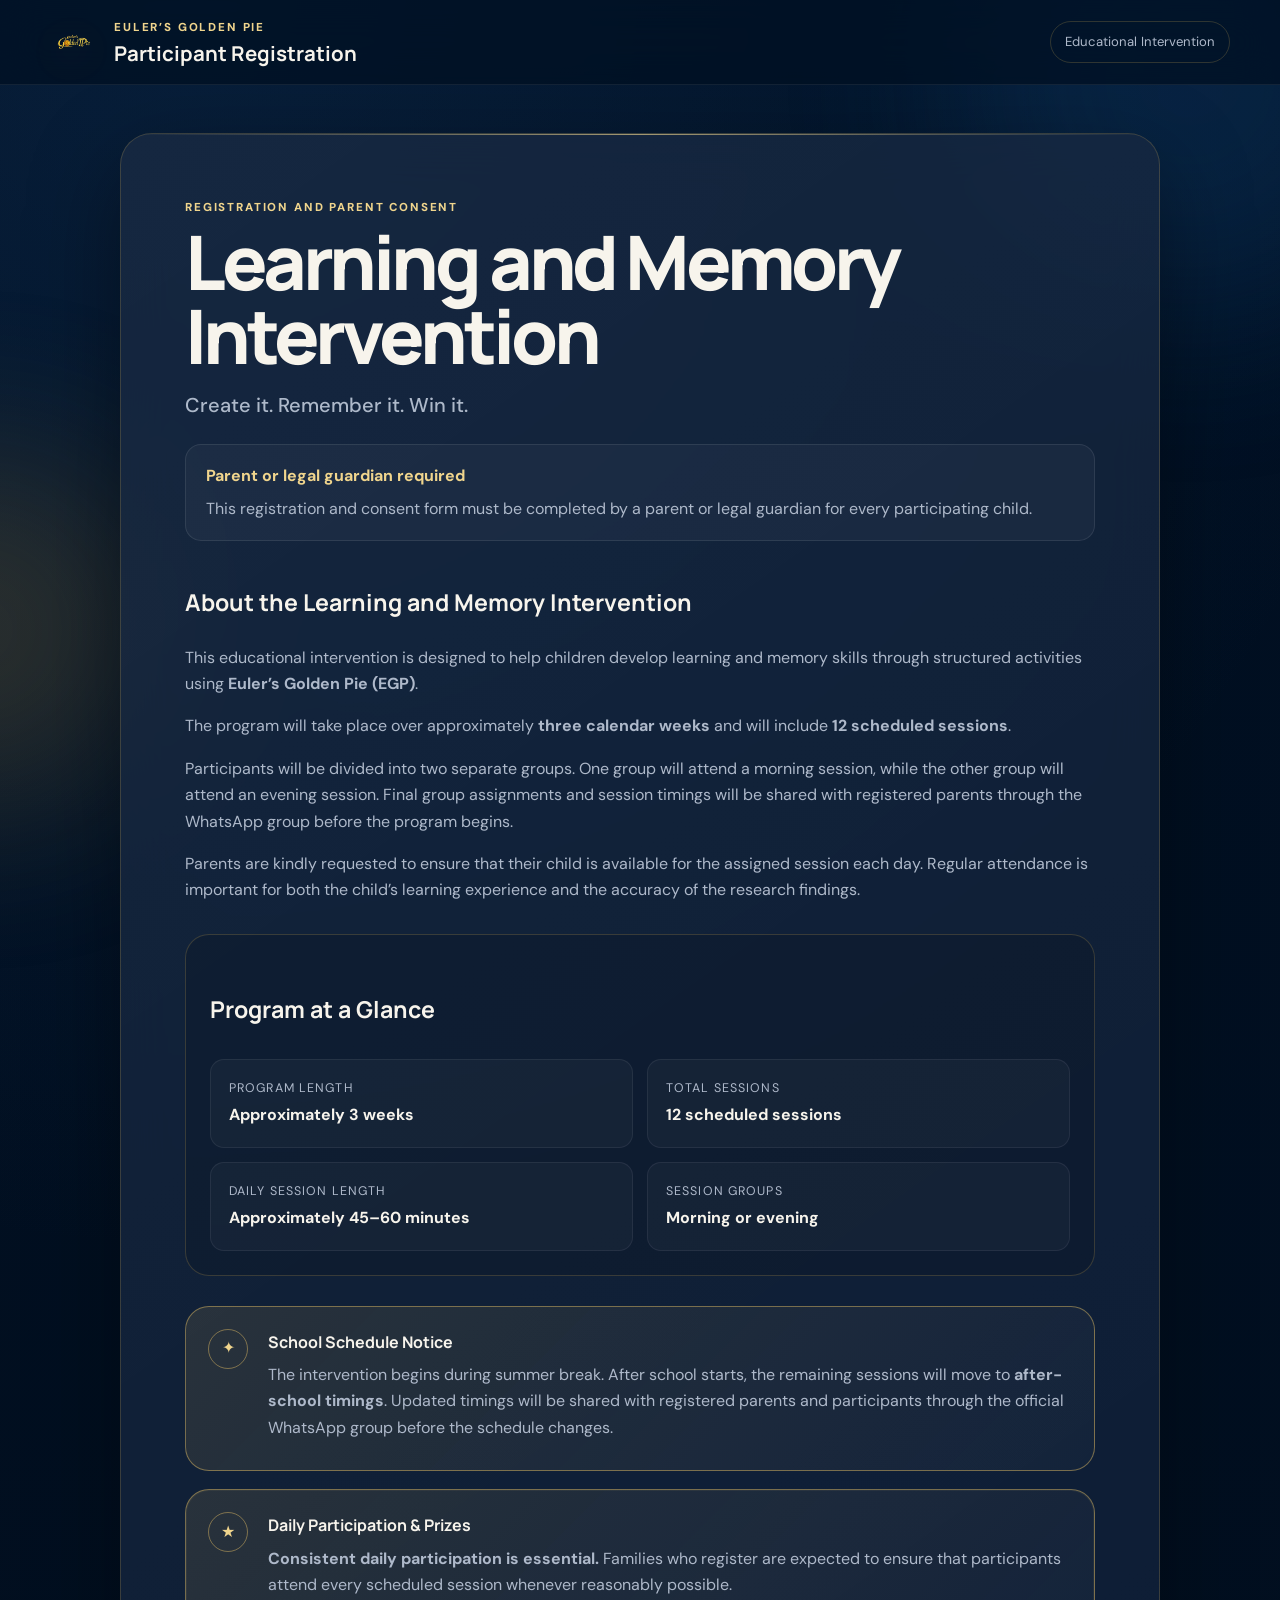
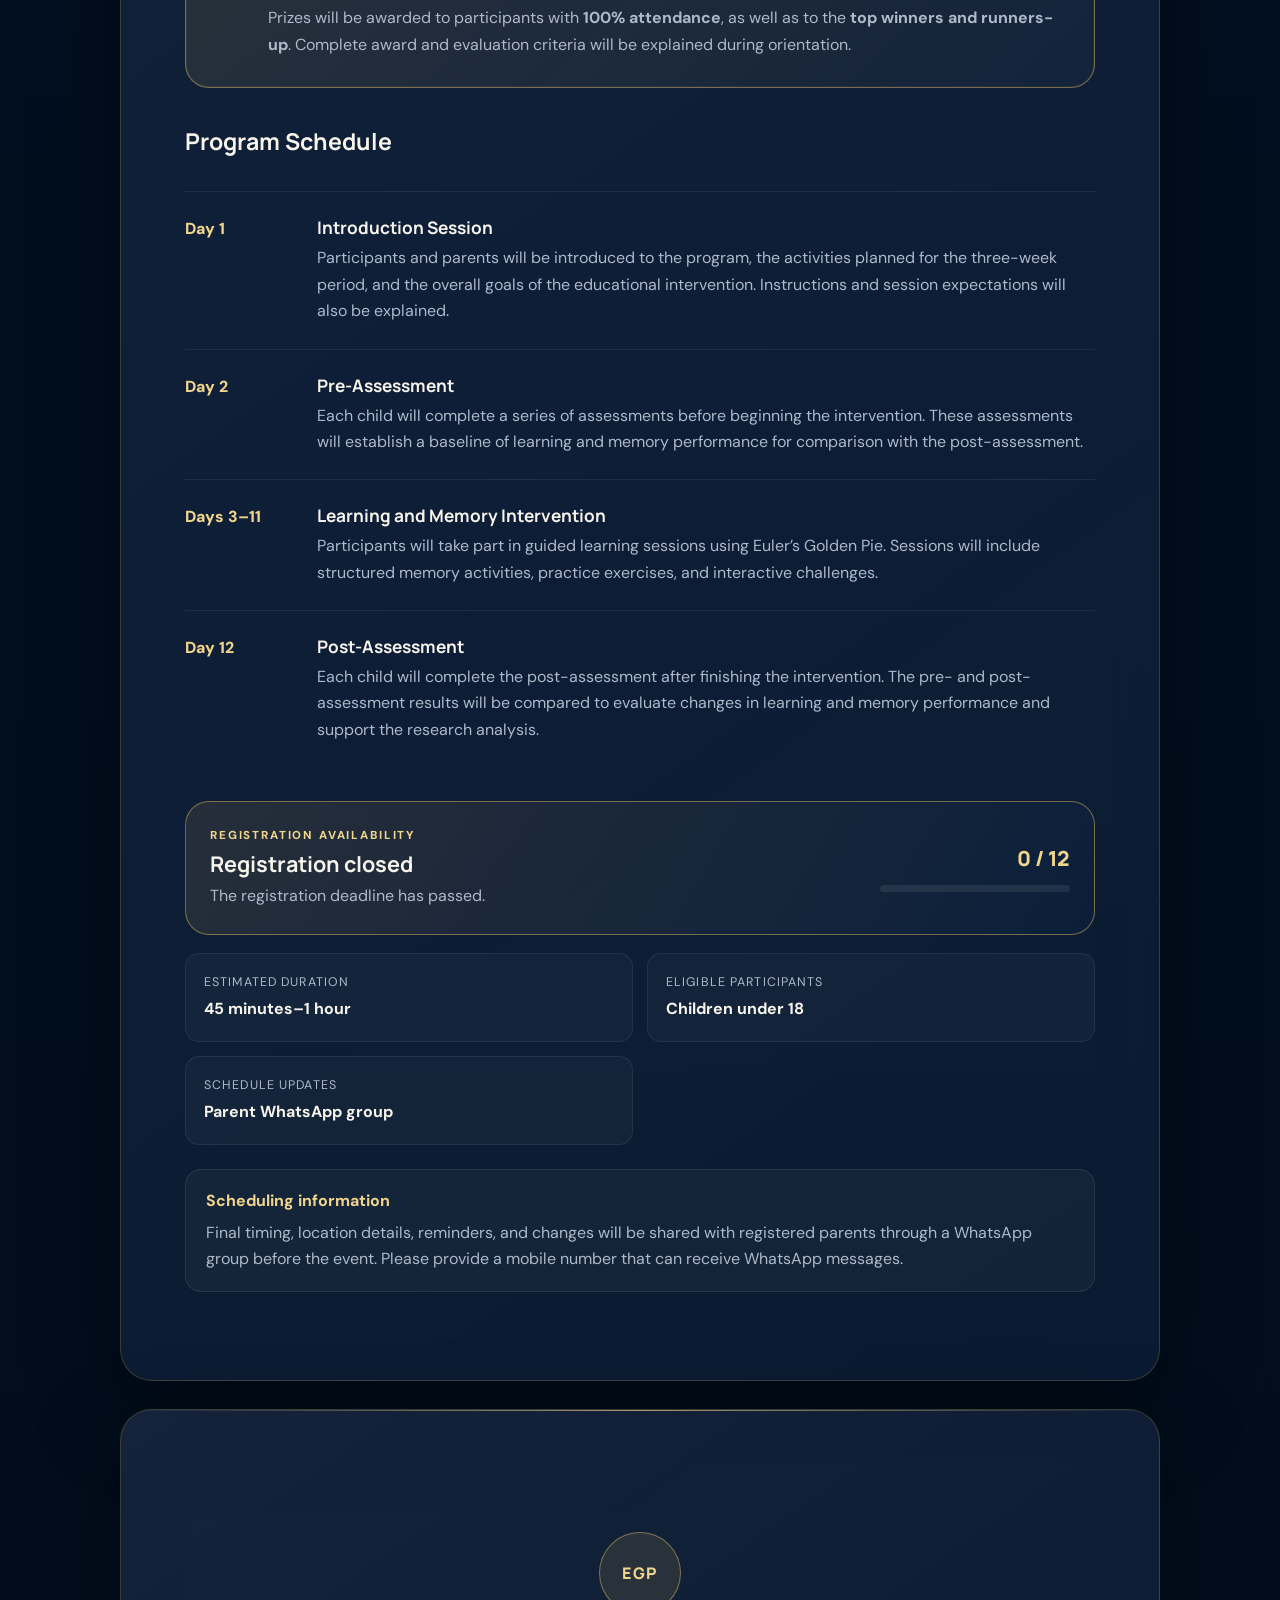
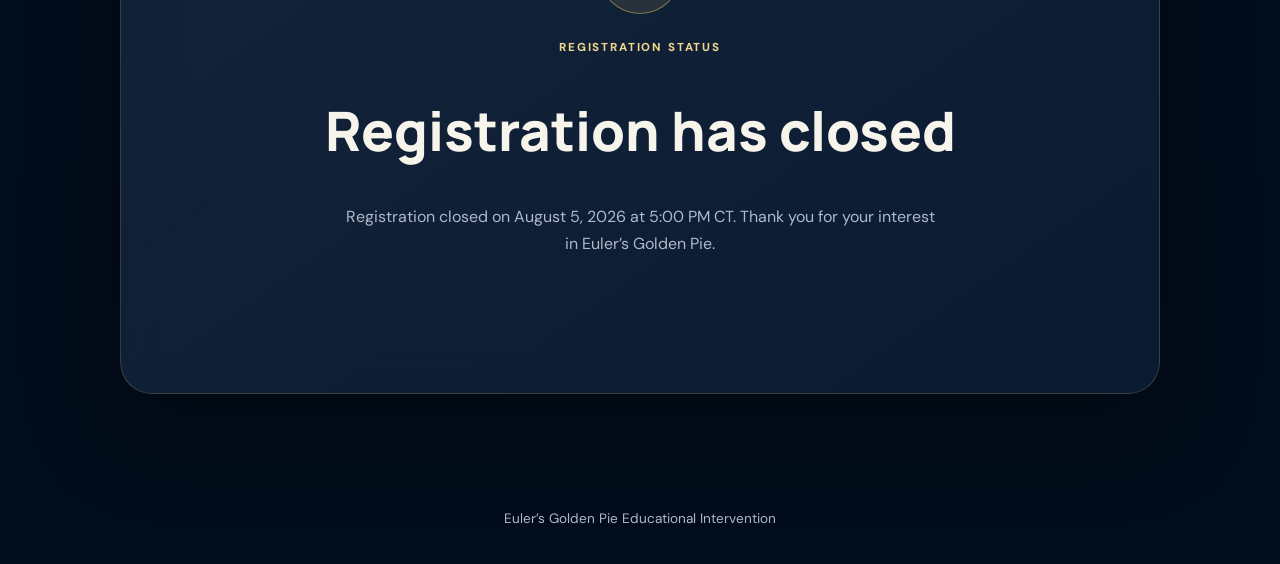
<file: index.html>
<!DOCTYPE html>
<html lang="en">
<head>
  <meta charset="UTF-8">

  <meta
    name="viewport"
    content="width=device-width, initial-scale=1.0"
  >

  <meta
    name="description"
    content="Parent and guardian registration portal for the Euler's Golden Pie educational intervention."
  >

  <title>EGP Participant Registration</title>

  <link rel="icon" href="assets/favicon.png">
  <link rel="stylesheet" href="styles.css">
</head>

<body>
  <div class="ambient ambient-one" aria-hidden="true"></div>
  <div class="ambient ambient-two" aria-hidden="true"></div>
  <header class="site-header">
    <div class="header-inner">
      <div class="brand">
        <img
          src="assets/logo.png"
          alt="Euler's Golden Pie logo"
          class="brand-logo"
          onerror="this.style.display='none'"
        >

        <div>
          <p class="eyebrow">Euler’s Golden Pie</p>
          <h1>Participant Registration</h1>
        </div>
      </div>

      <span class="header-label">
        Educational Intervention
      </span>
    </div>
  </header>

  <main class="page-shell">
    <section class="hero-card">
      <p class="eyebrow">Registration and Parent Consent</p>

      <h2>
        Learning and Memory Intervention
      </h2>

      <div class="parent-warning" role="alert">
        <strong>Parent or legal guardian required</strong>

        <p>
          This registration and consent form must be completed by a
          parent or legal guardian for every participating child.
        </p>
      </div>

      <div class="study-overview">
        <h3>About the Learning and Memory Intervention</h3>
      
        <p>
          This educational intervention is designed to help children develop
          learning and memory skills through structured activities using
          <strong>Euler’s Golden Pie (EGP)</strong>.
        </p>
      
        <p>
          The program will take place over approximately
          <strong>three calendar weeks</strong> and will include
          <strong>12 scheduled sessions</strong>.
        </p>
      
        <p>
          Participants will be divided into two separate groups. One group will
          attend a morning session, while the other group will attend an evening
          session. Final group assignments and session timings will be shared
          with registered parents through the WhatsApp group before the program
          begins.
        </p>
      
        <p>
          Parents are kindly requested to ensure that their child is available
          for the assigned session each day. Regular attendance is important for
          both the child’s learning experience and the accuracy of the research
          findings.
        </p>
      
        <div class="program-summary">
          <h4>Program at a Glance</h4>
      
          <div class="program-summary-grid">
            <div class="program-summary-item">
              <span>Program length</span>
              <strong>Approximately 3 weeks</strong>
            </div>
      
            <div class="program-summary-item">
              <span>Total sessions</span>
              <strong>12 scheduled sessions</strong>
            </div>
      
            <div class="program-summary-item">
              <span>Daily session length</span>
              <strong>Approximately 45–60 minutes</strong>
            </div>
      
            <div class="program-summary-item">
              <span>Session groups</span>
              <strong>Morning or evening</strong>
            </div>
          </div>
        </div>
        <div class="school-notice premium-notice">
          <div class="school-notice-icon" aria-hidden="true">✦</div>
          <div class="school-notice-content">
            <h4>School Schedule Notice</h4>
            <p>
              The intervention begins during summer break. After school starts,
              the remaining sessions will move to <strong>after-school timings</strong>.
              Updated timings will be shared with registered parents and participants
              through the official WhatsApp group before the schedule changes.
            </p>
          </div>
        </div>

        <div class="attendance-notice premium-notice">
          <div class="school-notice-icon" aria-hidden="true">★</div>
          <div class="school-notice-content">
            <h4>Daily Participation & Prizes</h4>
            <p><strong>Consistent daily participation is essential.</strong> Families who register are expected to ensure that participants attend every scheduled session whenever reasonably possible.</p>
            <p>Prizes will be awarded to participants with <strong>100% attendance</strong>, as well as to the <strong>top winners and runners-up</strong>. Complete award and evaluation criteria will be explained during orientation.</p>
          </div>
        </div>

        <div class="program-timeline">
          <h4>Program Schedule</h4>
      
          <article class="timeline-item">
            <div class="timeline-day">Day 1</div>
      
            <div class="timeline-content">
              <h5>Introduction Session</h5>
      
              <p>
                Participants and parents will be introduced to the program, the
                activities planned for the three-week period, and the overall
                goals of the educational intervention. Instructions and session
                expectations will also be explained.
              </p>
            </div>
          </article>
      
          <article class="timeline-item">
            <div class="timeline-day">Day 2</div>
      
            <div class="timeline-content">
              <h5>Pre-Assessment</h5>
      
              <p>
                Each child will complete a series of assessments before beginning
                the intervention. These assessments will establish a baseline of
                learning and memory performance for comparison with the
                post-assessment.
              </p>
            </div>
          </article>
      
          <article class="timeline-item">
            <div class="timeline-day">Days 3–11</div>
      
            <div class="timeline-content">
              <h5>Learning and Memory Intervention</h5>
      
              <p>
                Participants will take part in guided learning sessions using
                Euler’s Golden Pie. Sessions will include structured memory
                activities, practice exercises, and interactive challenges.
              </p>
            </div>
          </article>
      
          <article class="timeline-item">
            <div class="timeline-day">Day 12</div>
      
            <div class="timeline-content">
              <h5>Post-Assessment</h5>
      
              <p>
                Each child will complete the post-assessment after finishing the
                intervention. The pre- and post-assessment results will be
                compared to evaluate changes in learning and memory performance
                and support the research analysis.
              </p>
            </div>
          </article>
        </div>
      </div>

      <section id="registrationStatus" class="registration-status" aria-live="polite">
        <div>
          <p class="eyebrow">Registration availability</p>
          <h3 id="statusTitle">Checking availability…</h3>
          <p id="statusText">Registration closes August 8, 2026 at 5:00 PM CT or when 12 participant spots are filled.</p>
        </div>
        <div class="capacity-meter" aria-hidden="true">
          <span id="capacityCount">— / 12</span>
          <div class="capacity-track"><span id="capacityBar"></span></div>
        </div>
      </section>

      <div class="fact-grid">
        <article class="fact-card">
          <span>Estimated duration</span>
          <strong>45 minutes–1 hour</strong>
        </article>

        <article class="fact-card">
          <span>Eligible participants</span>
          <strong>Children under 18</strong>
        </article>

        <article class="fact-card">
          <span>Schedule updates</span>
          <strong>Parent WhatsApp group</strong>
        </article>
      </div>

      <div class="schedule-note">
        <strong>Scheduling information</strong>

        <p>
          Final timing, location details, reminders, and changes will be
          shared with registered parents through a WhatsApp group before
          the event. Please provide a mobile number that can receive
          WhatsApp messages.
        </p>
      </div>
    </section>

    <noscript>
      <div class="message message-error">
        JavaScript must be enabled to complete this registration form.
      </div>
    </noscript>

    <section class="form-card" id="registrationPanel">
      <div
        id="formMessage"
        class="message hidden"
        role="alert"
        aria-live="polite"
      ></div>

      <div id="closedState" class="closed-state hidden" role="status">
        <div class="closed-mark" aria-hidden="true">EGP</div>
        <p class="eyebrow">Registration status</p>
        <h2 id="closedTitle">Registration unavailable</h2>
        <p id="closedMessage">This registration form is not currently accepting submissions.</p>
      </div>

      <form
        id="registrationForm"
        method="POST"
        novalidate
      >
        <!--
          JavaScript places the full registration JSON inside this field.
          The browser then submits it directly to Apps Script.
        -->
        <input
          type="hidden"
          id="payload"
          name="payload"
        >

        <!-- Anti-spam field. Human users should never see or fill it. -->
        <div class="honeypot" aria-hidden="true">
          <label for="website">
            Leave this field empty
          </label>

          <input
            type="text"
            id="website"
            name="website"
            tabindex="-1"
            autocomplete="off"
          >
        </div>

        <!-- Parent details -->
        <section class="form-section">
          <div class="section-heading">
            <span class="section-number">1</span>

            <div>
              <p class="eyebrow">Parent or guardian</p>
              <h2>Your information</h2>

              <p>
                Enter the details of the parent or legal guardian
                completing this form.
              </p>
            </div>
          </div>

          <div class="field-grid">
            <div class="field-group">
              <label for="parentFirstName">
                First name
                <span class="required-marker">*</span>
              </label>

              <input
                type="text"
                id="parentFirstName"
                name="parentFirstName"
                maxlength="50"
                autocomplete="given-name"
                required
              >
            </div>

            <div class="field-group">
              <label for="parentLastName">
                Last name
                <span class="required-marker">*</span>
              </label>

              <input
                type="text"
                id="parentLastName"
                name="parentLastName"
                maxlength="50"
                autocomplete="family-name"
                required
              >
            </div>

            <div class="field-group">
              <label for="parentEmail">
                Email address
                <span class="required-marker">*</span>
              </label>

              <input
                type="email"
                id="parentEmail"
                name="parentEmail"
                maxlength="120"
                autocomplete="email"
                required
              >

              <small class="helper-text">
                The registration confirmation will be sent here.
              </small>
            </div>

            <div class="field-group">
              <label for="parentPhone">
                Mobile number used for WhatsApp
                <span class="required-marker">*</span>
              </label>

              <input
                type="tel"
                id="parentPhone"
                name="parentPhone"
                maxlength="25"
                autocomplete="tel"
                inputmode="tel"
                placeholder="+1 555 555 5555"
                required
              >
            </div>

            <div class="field-group">
              <label for="parentRelationship">
                Relationship to participating child or children
                <span class="required-marker">*</span>
              </label>

              <select
                id="parentRelationship"
                name="parentRelationship"
                required
              >
                <option value="">Select one</option>
                <option value="Parent">Parent</option>
                <option value="Legal guardian">
                  Legal guardian
                </option>
                <option value="Other authorized guardian">
                  Other authorized guardian
                </option>
              </select>
            </div>

            <div class="field-group">
              <label for="city">
                City
                <span class="optional-label">(optional)</span>
              </label>

              <input
                type="text"
                id="city"
                name="city"
                maxlength="70"
                autocomplete="address-level2"
              >
            </div>
          </div>
        </section>

        <!-- Children -->
        <section class="form-section">
          <div class="section-heading">
            <span class="section-number">2</span>

            <div>
              <p class="eyebrow">Participants</p>
              <h2>Child information</h2>

              <p>
                Add each child who will participate. Every child will
                receive a separate participant ID.
              </p>
            </div>
          </div>

          <div id="childrenContainer"></div>

          <button
            type="button"
            id="addChildButton"
            class="button button-outline add-child-button"
          >
            <span aria-hidden="true">+</span>
            Add another child
          </button>
        </section>

        <!-- PIS -->
        <section class="form-section">
          <div class="section-heading">
            <span class="section-number">3</span>

            <div>
              <p class="eyebrow">Study information</p>
              <h2>Participant Information Sheet</h2>

              <p>
                Read the Participant Information Sheet before providing
                permission for your child or children to participate.
              </p>
            </div>
          </div>

          <article class="document-card">
            <div class="document-icon" aria-hidden="true">
              PDF
            </div>

            <div>
              <h3>Participant Information Sheet</h3>

              <p>
                This document explains what participation involves,
                potential risks and benefits, privacy practices, how the
                data may be used, and the right to withdraw.
              </p>

              <a
                class="button button-outline"
                href="docs/participant-information-sheet.pdf"
                target="_blank"
                rel="noopener noreferrer"
              >
                Open Participant Information Sheet
              </a>
            </div>
          </article>

          <label class="checkbox-card required-checkbox">
            <input
              type="checkbox"
              id="pisRead"
              name="pisRead"
              required
            >

            <span>
              I confirm that I have read or had the opportunity to read
              the Participant Information Sheet.
            </span>
          </label>
        </section>

        <!-- Consent -->
        <section class="form-section">
          <div class="section-heading">
            <span class="section-number">4</span>

            <div>
              <p class="eyebrow">Required permission</p>
              <h2>Parent or guardian consent</h2>

              <p>
                All required statements must be confirmed before the
                registration can be submitted.
              </p>
            </div>
          </div>

          <div class="consent-list">
            <label class="checkbox-card required-checkbox">
              <input
                type="checkbox"
                id="guardianAuthority"
                name="guardianAuthority"
                required
              >

              <span>
                I confirm that I am the parent or legal guardian of the
                participating child or children and am authorized to
                provide permission.
              </span>
            </label>

            <label class="checkbox-card required-checkbox">
              <input
                type="checkbox"
                id="understandsActivities"
                name="understandsActivities"
                required
              >

              <span>
                I understand what my child or children will be asked to
                do during the educational intervention.
              </span>
            </label>

            <label class="checkbox-card required-checkbox">
              <input
                type="checkbox"
                id="voluntaryParticipation"
                name="voluntaryParticipation"
                required
              >

              <span>
                I understand that participation is voluntary and that
                my child may decline an activity or stop participating
                at any time without penalty.
              </span>
            </label>

            <label class="checkbox-card required-checkbox">
              <input
                type="checkbox"
                id="parentPermission"
                name="parentPermission"
                required
              >

              <span>
                I give permission for each child listed in this form to
                participate in the educational intervention and related
                research activities described in the Participant
                Information Sheet.
              </span>
            </label>

            <label class="checkbox-card required-checkbox">
              <input
                type="checkbox"
                id="studentAssentAcknowledgment"
                name="studentAssentAcknowledgment"
                required
              >

              <span>
                I understand that each child will also be asked whether
                they agree to participate before the activities begin.
                Parent permission does not require a child to participate.
              </span>
            </label>

            <label class="checkbox-card required-checkbox">
              <input
                type="checkbox"
                id="dataUsePermission"
                name="dataUsePermission"
                required
              >

              <span>
                I give permission for my child(ren)’s data to be used in research papers and publications without including any personally identifiable information.
              </span>
            </label>
          </div>
        </section>

        <!-- WhatsApp -->
        <section class="form-section">
          <div class="section-heading">
            <span class="section-number">5</span>

            <div>
              <p class="eyebrow">Event communication</p>
              <h2>WhatsApp communication</h2>

              <p>
                The parent WhatsApp group will be used for logistics,
                not for publishing individual research results.
              </p>
            </div>
          </div>

          <label class="checkbox-card required-checkbox">
            <input
              type="checkbox"
              id="whatsappPermission"
              name="whatsappPermission"
              required
            >

            <span>
              I agree to receive event-related WhatsApp messages,
              including group invitations, timing information, location
              details, reminders, instructions, and schedule changes.
            </span>
          </label>

          <div class="privacy-warning">
            <strong>WhatsApp group visibility</strong>

            <p>
              Other members of a WhatsApp group may be able to see the
              phone number, profile name, and profile image associated
              with your WhatsApp account.
            </p>
          </div>
        </section>

        <!-- Optional media -->
        <section class="form-section">
          <div class="section-heading">
            <span class="section-number">6</span>

            <div>
              <p class="eyebrow">Optional permissions</p>
              <h2>Photography and video</h2>

              <p>
                These permissions are optional. Declining them will not
                prevent a child from participating.
              </p>
            </div>
          </div>

          <label class="checkbox-card">
            <input
              type="checkbox"
              id="photoPermission"
              name="photoPermission"
            >

            <span>
              I give permission for the participating child or children
              to be photographed during the event for research
              documentation and educational presentations.
            </span>
          </label>

          <label class="checkbox-card">
            <input
              type="checkbox"
              id="videoPermission"
              name="videoPermission"
            >

            <span>
              I give permission for the participating child or children
              to be video recorded during the event for research
              documentation and educational presentations.
            </span>
          </label>
        </section>

        <!-- Final -->
        <section class="form-section final-section">
          <div class="section-heading">
            <span class="section-number">7</span>

            <div>
              <p class="eyebrow">Final confirmation</p>
              <h2>Review and submit</h2>
            </div>
          </div>

          <label class="checkbox-card required-checkbox">
            <input
              type="checkbox"
              id="accuracyConfirmation"
              name="accuracyConfirmation"
              required
            >

            <span>
              I confirm that the information provided is accurate to the
              best of my knowledge and that I wish to submit this
              registration.
            </span>
          </label>

          <div class="submission-summary">
            <p>
              After submission, the registration will be saved to the
              research registration sheet and a confirmation email will
              be sent to the parent or guardian email address provided.
            </p>
          </div>

          <button
            type="submit"
            id="submitButton"
            class="button button-primary submit-button"
          >
            <span id="submitButtonText">
              Submit registration
            </span>

            <span
              id="submitSpinner"
              class="spinner hidden"
              aria-hidden="true"
            ></span>
          </button>
        </section>
      </form>
    </section>
  </main>

  <footer class="site-footer">
    <p>
      Euler’s Golden Pie Educational Intervention
    </p>
  </footer>

  <template id="childTemplate">
    <article class="child-card">
      <div class="child-card-header">
        <div>
          <p class="eyebrow">Participant</p>
          <h3 class="child-title">Child</h3>
        </div>

        <button
          type="button"
          class="remove-child-button"
          aria-label="Remove this child"
        >
          Remove
        </button>
      </div>

      <div class="field-grid">
        <div class="field-group">
          <label>
            Child first name
            <span class="required-marker">*</span>
          </label>

          <input
            type="text"
            data-child-field="firstName"
            maxlength="50"
            autocomplete="off"
            required
          >
        </div>

        <div class="field-group">
          <label>
            Child last name
            <span class="required-marker">*</span>
          </label>

          <input
            type="text"
            data-child-field="lastName"
            maxlength="50"
            autocomplete="off"
            required
          >
        </div>

        <div class="field-group">
          <label>
            Age
            <span class="required-marker">*</span>
          </label>

          <input
            type="number"
            data-child-field="age"
            min="5"
            max="17"
            inputmode="numeric"
            required
          >
        </div>

        <div class="field-group">
          <label>
            Grade level
            <span class="required-marker">*</span>
          </label>

          <select
            data-child-field="gradeLevel"
            required
          >
            <option value="">Select a grade</option>
            <option value="Kindergarten">Kindergarten</option>
            <option value="Grade 1">Grade 1</option>
            <option value="Grade 2">Grade 2</option>
            <option value="Grade 3">Grade 3</option>
            <option value="Grade 4">Grade 4</option>
            <option value="Grade 5">Grade 5</option>
            <option value="Grade 6">Grade 6</option>
            <option value="Grade 7">Grade 7</option>
            <option value="Grade 8">Grade 8</option>
            <option value="Grade 9">Grade 9</option>
            <option value="Grade 10">Grade 10</option>
            <option value="Grade 11">Grade 11</option>
            <option value="Grade 12">Grade 12</option>
            <option value="Other">Other</option>
          </select>
        </div>

        <div class="field-group field-span">
          <label>
            School name
            <span class="optional-label">(optional)</span>
          </label>

          <input
            type="text"
            data-child-field="schoolName"
            maxlength="100"
            autocomplete="off"
          >
        </div>

        <div class="field-group field-span">
          <label>
            Accessibility or participation accommodations
            <span class="optional-label">(optional)</span>
          </label>

          <textarea
            data-child-field="accommodations"
            rows="3"
            maxlength="500"
            placeholder="Share only information needed to support the child during the event."
          ></textarea>

          <small class="helper-text">
            Avoid including unrelated or unnecessary medical information.
          </small>
        </div>
      </div>
    </article>
  </template>

  <script src="config.js"></script>
  <script src="script.js"></script>
</body>
</html>
</file>
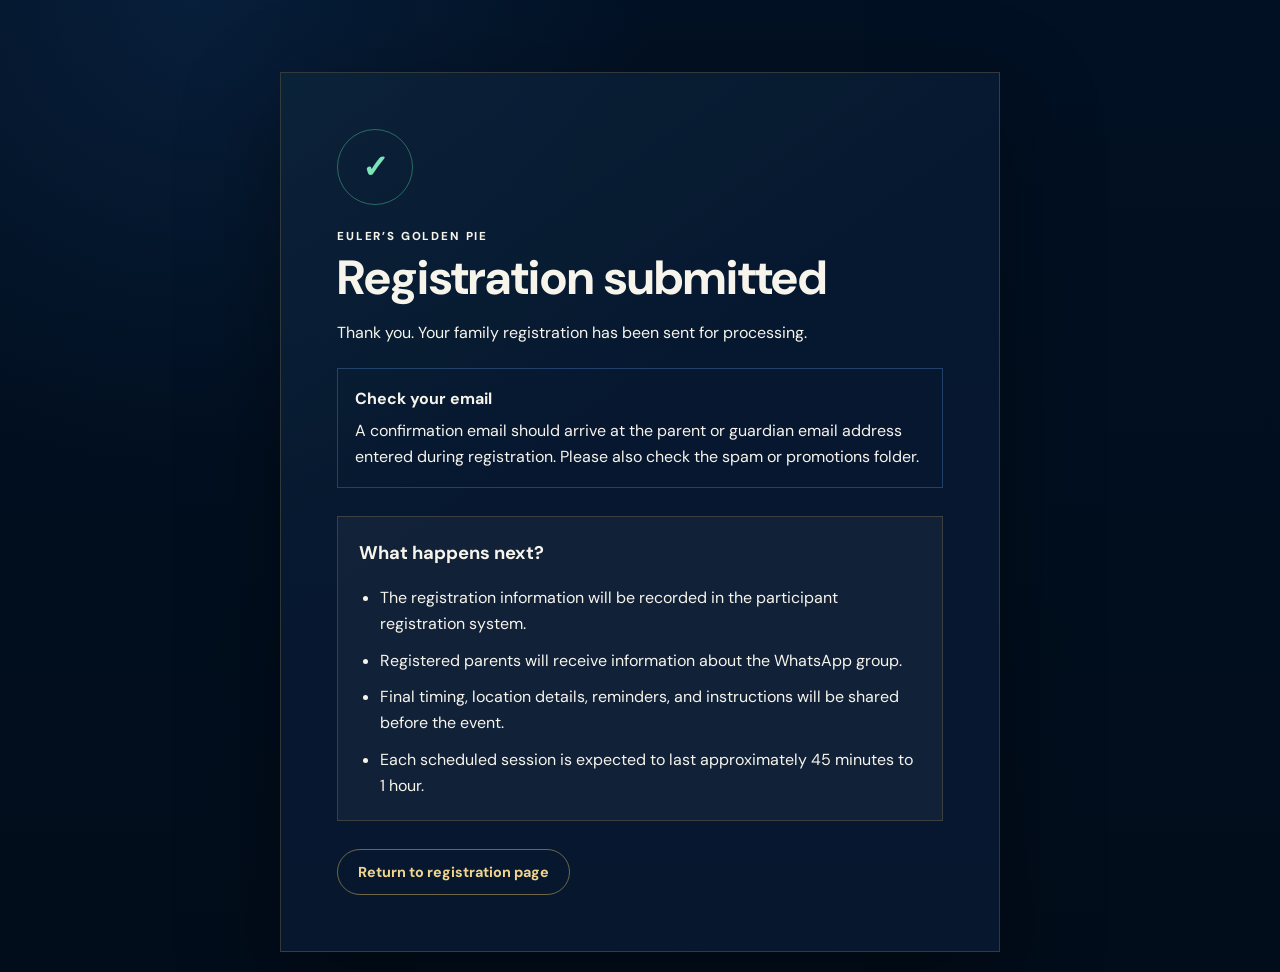
<file: pages/success.html>
<!DOCTYPE html>
<html lang="en">
<head>
  <meta charset="UTF-8">

  <meta
    name="viewport"
    content="width=device-width, initial-scale=1.0"
  >

  <meta
    name="robots"
    content="noindex"
  >

  <title>Registration Submitted | EGP</title>

  <link
    rel="stylesheet"
    href="../styles.css"
  >

  <style>
    .success-shell {
      width: min(720px, calc(100% - 32px));
      margin: 72px auto;
    }

    .success-card {
      padding: clamp(28px, 7vw, 56px);

      border: 1px solid var(--border);
      border-radius: var(--radius-large);

      background:
        linear-gradient(
          145deg,
          rgba(84, 211, 155, 0.045),
          transparent 42%
        ),
        var(--surface);

      box-shadow: var(--shadow);
    }

    .success-icon {
      width: 76px;
      height: 76px;
      margin-bottom: 22px;

      display: grid;
      place-items: center;

      border: 1px solid
        rgba(84, 211, 155, 0.42);

      border-radius: 50%;

      color: var(--success);
      background: var(--success-soft);

      font-size: 2rem;
      font-weight: 900;
    }

    .success-card h1 {
      margin: 6px 0 13px;

      font-size:
        clamp(2rem, 6vw, 3rem);

      line-height: 1.08;
    }

    .success-card > p {
      color: var(--text-muted);
    }

    .confirmation-details {
      margin: 28px 0;
      padding: 21px;

      border: 1px solid var(--border);
      border-radius: var(--radius-medium);

      background: var(--surface-soft);
    }

    .confirmation-details h2 {
      margin-top: 0;
      font-size: 1.15rem;
    }

    .confirmation-details ul {
      margin-bottom: 0;
      padding-left: 21px;

      color: var(--text-muted);
    }

    .confirmation-details li {
      margin-bottom: 10px;
    }

    .confirmation-details li:last-child {
      margin-bottom: 0;
    }

    .email-note {
      margin: 22px 0;
      padding: 17px;

      border: 1px solid
        rgba(110, 168, 255, 0.28);

      border-radius: var(--radius-medium);

      background: var(--primary-soft);
    }

    .email-note strong {
      display: block;
      margin-bottom: 5px;

      color: var(--primary-bright);
    }

    .email-note p {
      margin: 0;
      color: var(--text-muted);
    }
  </style>
</head>

<body>
  <main class="success-shell">
    <section class="success-card">
      <div
        class="success-icon"
        aria-hidden="true"
      >
        ✓
      </div>

      <p class="eyebrow">
        Euler’s Golden Pie
      </p>

      <h1>
        Registration submitted
      </h1>

      <p>
        Thank you. Your family registration has been sent for processing.
      </p>

      <div class="email-note">
        <strong>
          Check your email
        </strong>

        <p>
          A confirmation email should arrive at the parent or guardian
          email address entered during registration. Please also check
          the spam or promotions folder.
        </p>
      </div>

      <div class="confirmation-details">
        <h2>
          What happens next?
        </h2>

        <ul>
          <li>
            The registration information will be recorded in the
            participant registration system.
          </li>

          <li>
            Registered parents will receive information about the
            WhatsApp group.
          </li>

          <li>
            Final timing, location details, reminders, and instructions
            will be shared before the event.
          </li>

          <li>
            Each scheduled session is expected to last approximately 45 minutes to 1 hour.
          </li>
        </ul>
      </div>

      <a
        class="button button-outline"
        href="../index.html"
      >
        Return to registration page
      </a>
    </section>
  </main>
</body>
</html>
</file>
<file: styles.css>
@import url('https://fonts.googleapis.com/css2?family=DM+Sans:wght@400;500;600;700&family=Manrope:wght@500;600;700;800&display=swap');

:root{--bg:#011023;--bg2:#061a33;--surface:rgba(8,27,53,.76);--surface-solid:#081b35;--surface-soft:rgba(255,255,255,.045);--border:rgba(211,173,83,.22);--border-strong:rgba(224,188,99,.48);--gold:#d9b45f;--gold-bright:#f0d58d;--gold-soft:rgba(217,180,95,.12);--text:#f7f4ec;--muted:#aeb9ca;--danger:#ff8e92;--success:#7de2b7;--radius-xl:32px;--radius-lg:24px;--radius-md:16px;--shadow:0 32px 90px rgba(0,0,0,.38);--font-display:'Manrope',sans-serif;--font-body:'DM Sans',sans-serif}
*{box-sizing:border-box}html{scroll-behavior:smooth}body{margin:0;min-height:100vh;color:var(--text);font-family:var(--font-body);background:radial-gradient(circle at 15% 0%,rgba(31,83,142,.22),transparent 32%),linear-gradient(180deg,#011023 0%,#020d1b 100%);line-height:1.65;overflow-x:hidden}.ambient{position:fixed;border-radius:50%;filter:blur(90px);pointer-events:none;opacity:.22;z-index:-1}.ambient-one{width:480px;height:480px;background:#1b5fa0;top:-160px;right:-150px}.ambient-two{width:360px;height:360px;background:#b38a33;bottom:10%;left:-200px}.site-header{position:sticky;top:0;z-index:30;border-bottom:1px solid rgba(255,255,255,.07);background:rgba(1,16,35,.76);backdrop-filter:blur(22px)}.header-inner{width:min(1180px,calc(100% - 40px));margin:auto;min-height:84px;display:flex;align-items:center;justify-content:space-between;gap:24px}.brand{display:flex;align-items:center;gap:16px}.brand-logo{width:48px;height:48px;object-fit:contain;filter:drop-shadow(0 8px 18px rgba(217,180,95,.18))}.brand h1{margin:0;font:700 clamp(1rem,2vw,1.28rem)/1.2 var(--font-display)}.eyebrow{margin:0 0 4px;color:var(--gold-bright);font-size:.72rem;font-weight:800;letter-spacing:.16em;text-transform:uppercase}.header-label{padding:9px 14px;border:1px solid var(--border);border-radius:999px;color:var(--muted);font-size:.82rem}.page-shell{width:min(1040px,calc(100% - 32px));margin:48px auto 80px}.hero-card,.form-card{position:relative;border:1px solid var(--border);border-radius:var(--radius-xl);background:linear-gradient(145deg,rgba(255,255,255,.055),rgba(255,255,255,.015)),var(--surface);box-shadow:var(--shadow);backdrop-filter:blur(24px);overflow:hidden}.hero-card{padding:clamp(28px,6vw,64px)}.hero-card:before,.form-card:before{content:'';position:absolute;inset:0 0 auto;height:1px;background:linear-gradient(90deg,transparent,var(--gold-bright),transparent);opacity:.65}.hero-card>h2{max-width:780px;margin:8px 0 24px;font:800 clamp(2.35rem,6vw,4.7rem)/.98 var(--font-display);letter-spacing:-.055em}.hero-card>h2:after{content:'Create it. Remember it. Win it.';display:block;margin-top:18px;color:var(--muted);font:500 clamp(1rem,2vw,1.25rem)/1.5 var(--font-body);letter-spacing:0}.parent-warning,.schedule-note,.privacy-warning,.submission-summary{margin:24px 0;padding:18px 20px;border:1px solid rgba(255,255,255,.09);border-radius:var(--radius-md);background:rgba(255,255,255,.035)}.parent-warning strong,.schedule-note strong,.privacy-warning strong{color:var(--gold-bright)}.parent-warning p,.schedule-note p,.privacy-warning p,.submission-summary p{margin:6px 0 0;color:var(--muted)}.study-overview{margin-top:42px}.study-overview h3,.program-summary h4,.program-timeline h4{font-family:var(--font-display);font-size:1.45rem}.study-overview>p{color:var(--muted)}.program-summary{margin:30px 0;padding:24px;border:1px solid var(--border);border-radius:var(--radius-lg);background:rgba(0,0,0,.12)}.program-summary-grid,.fact-grid{display:grid;grid-template-columns:repeat(2,minmax(0,1fr));gap:14px}.program-summary-item,.fact-card{padding:18px;border:1px solid rgba(255,255,255,.07);border-radius:14px;background:rgba(255,255,255,.03)}.program-summary-item span,.fact-card span{display:block;color:var(--muted);font-size:.78rem;text-transform:uppercase;letter-spacing:.09em}.program-summary-item strong,.fact-card strong{display:block;margin-top:4px}.premium-notice{display:grid;grid-template-columns:44px 1fr;gap:16px;margin:18px 0;padding:22px;border:1px solid var(--border-strong);border-radius:var(--radius-lg);background:linear-gradient(135deg,var(--gold-soft),rgba(255,255,255,.025))}.attendance-notice{box-shadow:inset 0 0 0 1px rgba(240,213,141,.06)}.school-notice-icon{width:40px;height:40px;display:grid;place-items:center;border:1px solid var(--border-strong);border-radius:50%;color:var(--gold-bright)}.school-notice-content h4{margin:0 0 6px;font-family:var(--font-display)}.school-notice-content p{margin:7px 0;color:var(--muted)}.program-timeline{margin-top:34px}.timeline-item{display:grid;grid-template-columns:112px 1fr;gap:20px;padding:24px 0;border-top:1px solid rgba(255,255,255,.07)}.timeline-day{color:var(--gold-bright);font-weight:800}.timeline-content h5{margin:0 0 6px;font:700 1.08rem var(--font-display)}.timeline-content p{margin:0;color:var(--muted)}.registration-status{margin:34px 0 18px;padding:24px;display:flex;align-items:center;justify-content:space-between;gap:28px;border:1px solid var(--border-strong);border-radius:var(--radius-lg);background:linear-gradient(120deg,rgba(217,180,95,.12),rgba(18,64,111,.12))}.registration-status h3{margin:0;font:700 1.35rem var(--font-display)}.registration-status p:last-child{margin:5px 0 0;color:var(--muted)}.capacity-meter{min-width:190px;text-align:right}.capacity-meter>span{font:800 1.3rem var(--font-display);color:var(--gold-bright)}.capacity-track{height:7px;margin-top:10px;border-radius:999px;background:rgba(255,255,255,.08);overflow:hidden}.capacity-track span{display:block;width:0;height:100%;border-radius:inherit;background:linear-gradient(90deg,var(--gold),var(--gold-bright));transition:width .6s ease}.form-card{margin-top:28px;padding:clamp(24px,5vw,52px)}.form-section{padding:38px 0;border-bottom:1px solid rgba(255,255,255,.08)}.form-section:first-of-type{padding-top:8px}.form-section:last-child{border-bottom:0}.section-heading{display:grid;grid-template-columns:48px 1fr;gap:18px;margin-bottom:26px}.section-number{width:42px;height:42px;display:grid;place-items:center;border:1px solid var(--border-strong);border-radius:50%;color:var(--gold-bright);font-weight:800;background:var(--gold-soft)}.section-heading h2{margin:0;font:700 clamp(1.55rem,3vw,2.1rem) var(--font-display);letter-spacing:-.025em}.section-heading p:last-child{margin:7px 0 0;color:var(--muted)}.field-grid{display:grid;grid-template-columns:repeat(2,minmax(0,1fr));gap:20px}.field-span{grid-column:1/-1}.field-group label{display:block;margin-bottom:8px;font-size:.9rem;font-weight:700}.required-marker{color:var(--gold-bright)}.optional-label,.helper-text{color:var(--muted);font-weight:400}.helper-text{display:block;margin-top:7px;font-size:.78rem}input,select,textarea{width:100%;border:1px solid rgba(255,255,255,.12);border-radius:13px;padding:14px 15px;color:var(--text);background:rgba(1,12,27,.74);font:inherit;outline:none;transition:.22s ease}input:focus,select:focus,textarea:focus{border-color:var(--gold);box-shadow:0 0 0 4px rgba(217,180,95,.1);transform:translateY(-1px)}select option{background:#06162d}.child-card{margin:20px 0;padding:24px;border:1px solid var(--border);border-radius:var(--radius-lg);background:rgba(255,255,255,.025)}.child-card-header{display:flex;justify-content:space-between;align-items:center;margin-bottom:22px}.child-title{margin:0;font-family:var(--font-display)}.button,.remove-child-button{display:inline-flex;align-items:center;justify-content:center;gap:10px;border-radius:999px;padding:13px 20px;font:700 .9rem var(--font-body);text-decoration:none;cursor:pointer;transition:.22s ease}.button:hover,.remove-child-button:hover{transform:translateY(-2px)}.button-primary{border:1px solid var(--gold-bright);color:#08101d;background:linear-gradient(135deg,var(--gold-bright),var(--gold));box-shadow:0 14px 36px rgba(217,180,95,.2)}.button-outline,.remove-child-button{border:1px solid var(--border-strong);color:var(--gold-bright);background:transparent}.remove-child-button{padding:8px 13px}.document-card{display:grid;grid-template-columns:68px 1fr;gap:20px;padding:22px;border:1px solid var(--border);border-radius:var(--radius-lg);background:rgba(255,255,255,.025)}.document-icon{width:62px;height:62px;display:grid;place-items:center;border-radius:16px;background:var(--gold-soft);color:var(--gold-bright);font-weight:800}.document-card h3{margin-top:0}.document-card p{color:var(--muted)}.checkbox-card{display:flex;gap:14px;align-items:flex-start;margin:13px 0;padding:18px;border:1px solid rgba(255,255,255,.09);border-radius:14px;background:rgba(255,255,255,.025);cursor:pointer;transition:.2s}.checkbox-card:hover{border-color:var(--border-strong);background:rgba(217,180,95,.045)}.checkbox-card input{width:20px;height:20px;margin-top:2px;accent-color:var(--gold)}.consent-list{display:grid;gap:2px}.submit-button{width:100%;margin-top:20px;padding:17px}.message{margin-bottom:20px;padding:16px;border-radius:14px}.message-error{border:1px solid rgba(255,142,146,.35);background:rgba(255,142,146,.09);color:#ffd0d2}.message-success{border:1px solid rgba(125,226,183,.35);background:rgba(125,226,183,.09);color:#caffea}.invalid{border-color:var(--danger)!important}.checkbox-card.invalid{box-shadow:0 0 0 2px rgba(255,142,146,.15)}.hidden{display:none!important}.honeypot{position:absolute!important;left:-9999px!important}.spinner{width:18px;height:18px;border:2px solid rgba(0,0,0,.25);border-top-color:#07111f;border-radius:50%;animation:spin .8s linear infinite}@keyframes spin{to{transform:rotate(360deg)}}.closed-state{text-align:center;padding:70px 20px}.closed-mark{width:82px;height:82px;margin:0 auto 24px;display:grid;place-items:center;border:1px solid var(--border-strong);border-radius:50%;color:var(--gold-bright);font:800 1rem var(--font-display);letter-spacing:.12em;background:var(--gold-soft)}.closed-state h2{font:800 clamp(2rem,5vw,3.4rem)/1.05 var(--font-display)}.closed-state p:last-child{max-width:600px;margin:14px auto;color:var(--muted)}.site-footer{padding:20px;text-align:center;color:var(--muted);font-size:.85rem}
@media(max-width:720px){.header-label{display:none}.page-shell{margin-top:24px}.hero-card>h2{font-size:2.6rem}.program-summary-grid,.fact-grid,.field-grid{grid-template-columns:1fr}.field-span{grid-column:auto}.timeline-item{grid-template-columns:1fr;gap:5px}.registration-status{align-items:flex-start;flex-direction:column}.capacity-meter{width:100%;text-align:left}.premium-notice,.section-heading{grid-template-columns:1fr}.school-notice-icon,.section-number{width:38px;height:38px}.document-card{grid-template-columns:1fr}.header-inner{width:min(100% - 24px,1180px)}.hero-card,.form-card{border-radius:22px}.form-card{padding:22px}}
@media(prefers-reduced-motion:reduce){*{scroll-behavior:auto!important;animation:none!important;transition:none!important}}
</file>
